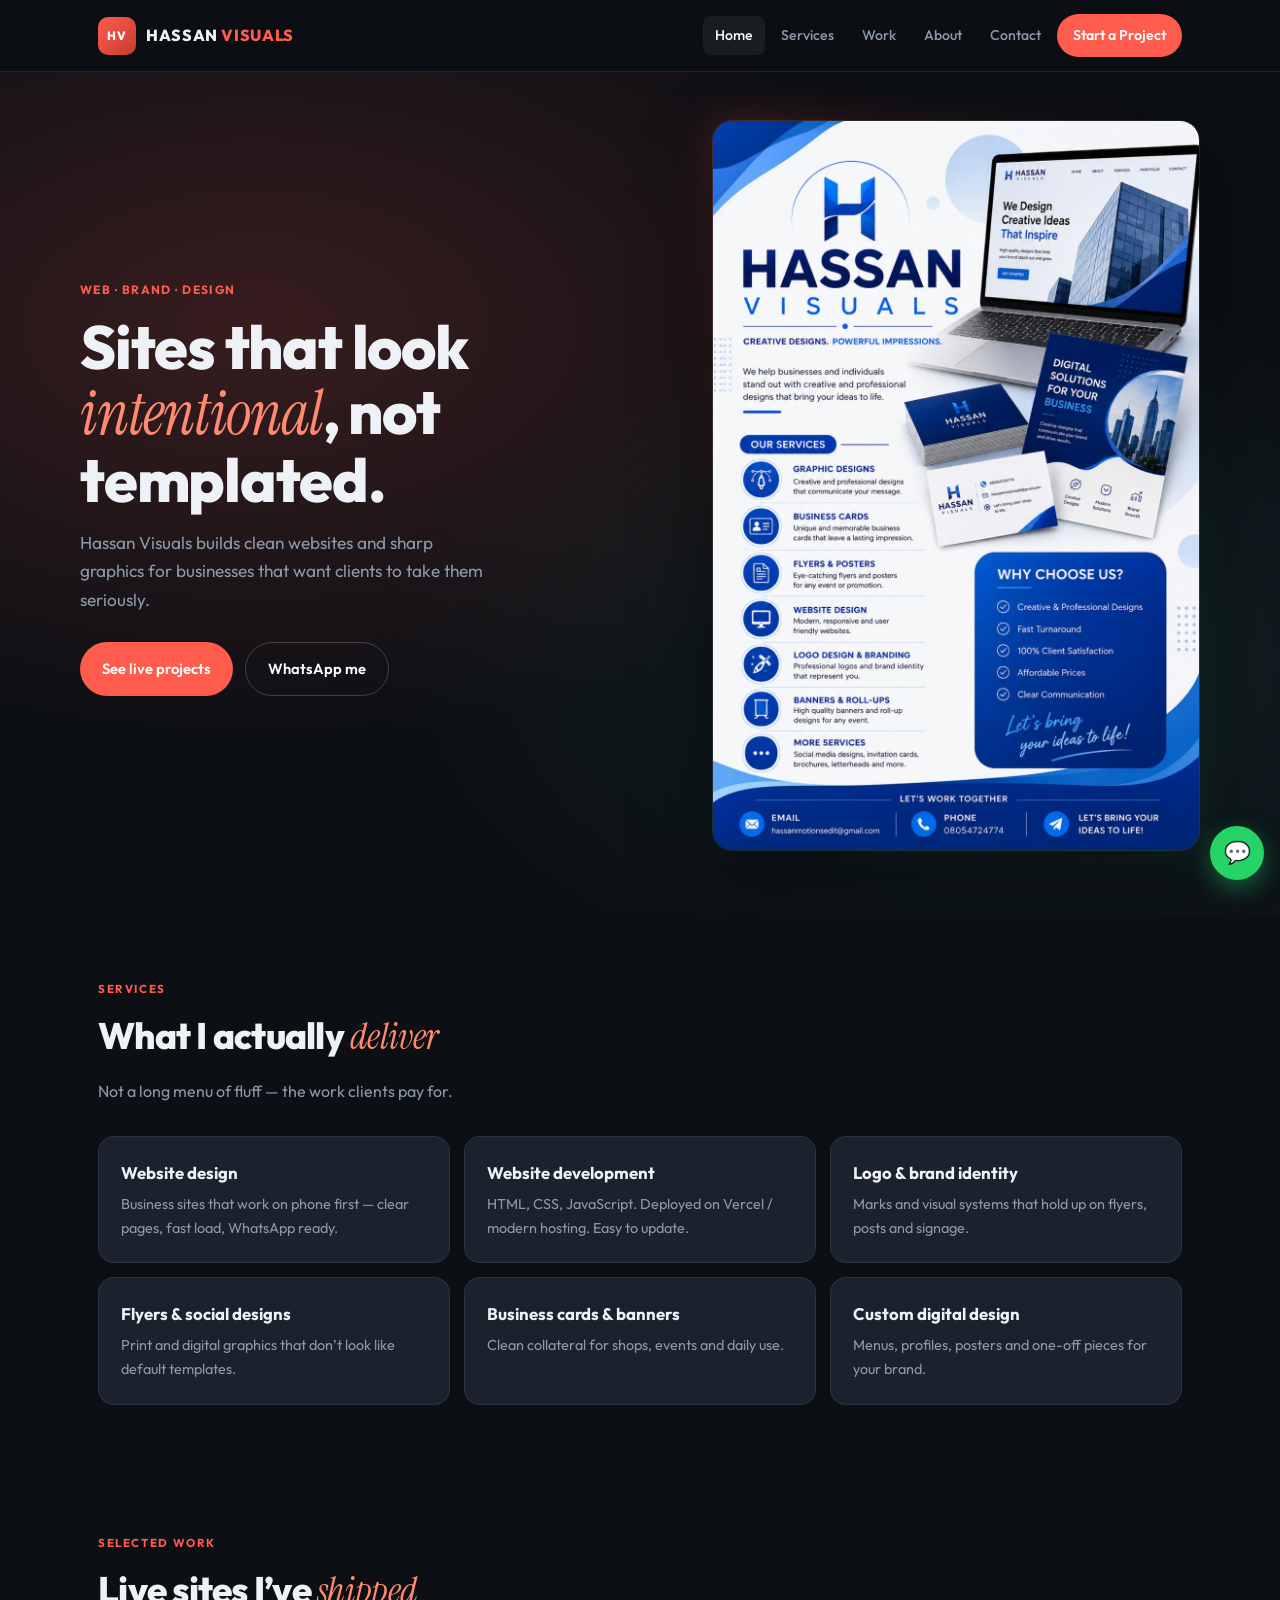
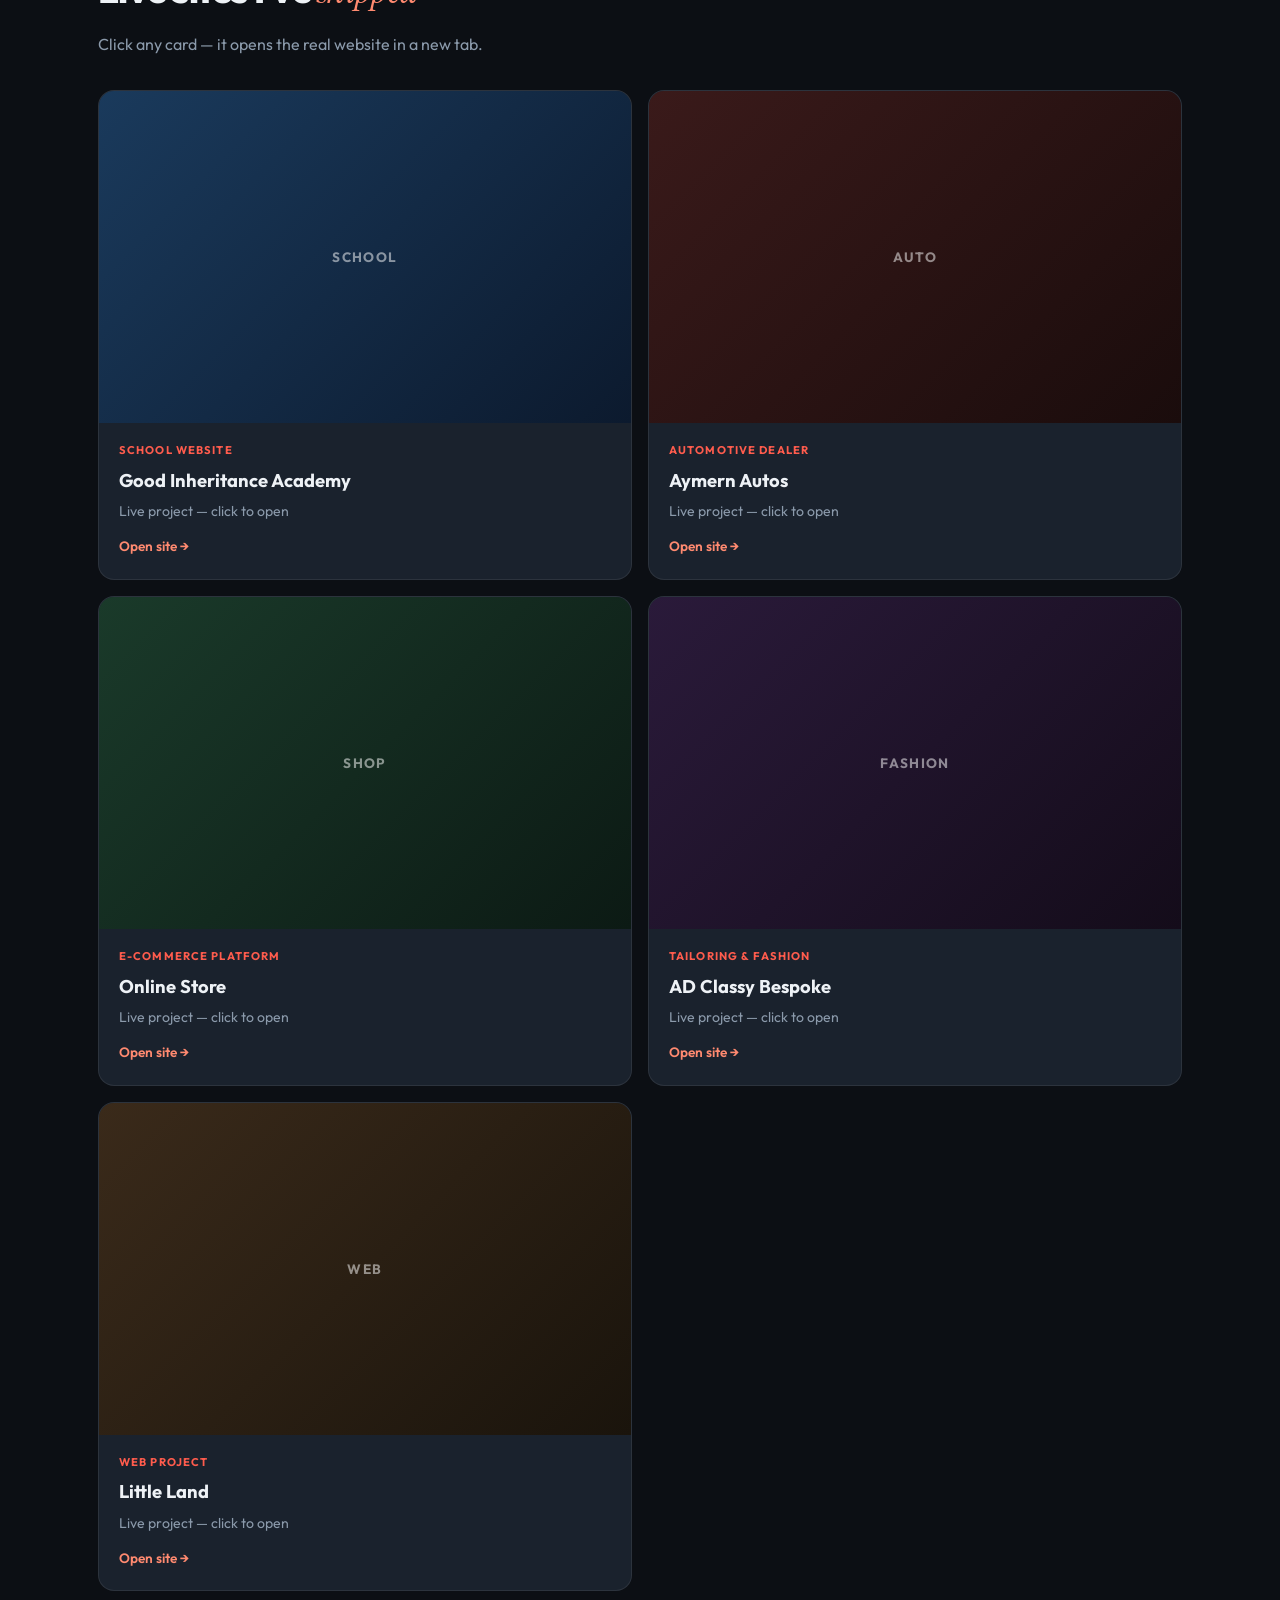
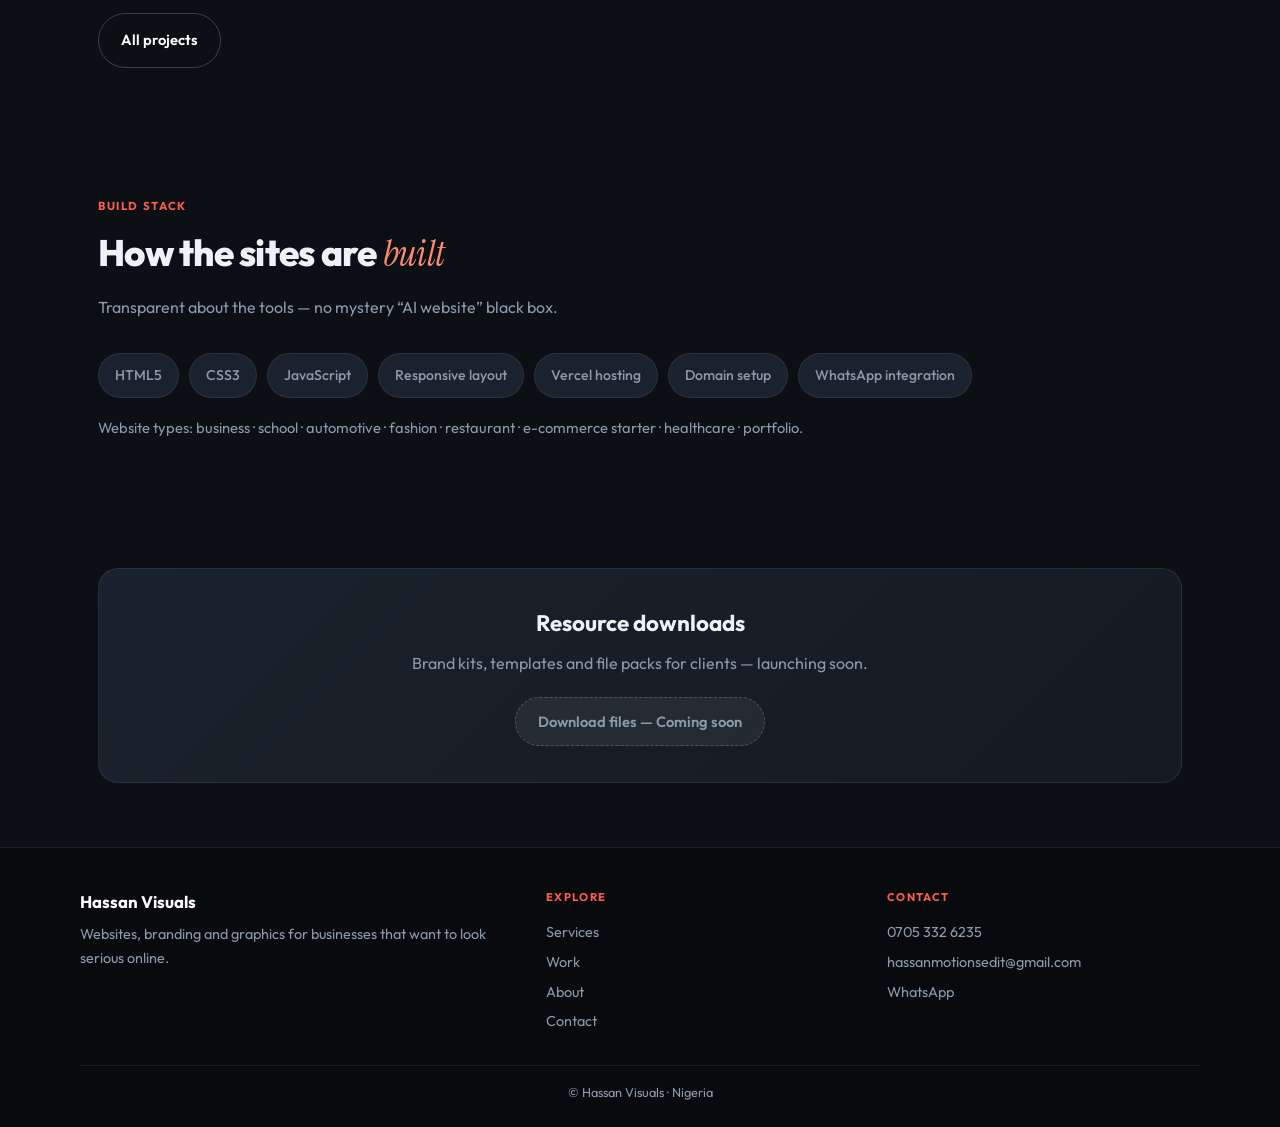
<file: index.html>
<!DOCTYPE html>
<html lang="en">
<head>
<meta charset="UTF-8">
<meta name="viewport" content="width=device-width, initial-scale=1.0">
<meta name="description" content="Hassan Visuals — websites, branding and graphic design for businesses in Nigeria.">
<meta name="google-site-verification" content="3lC0XQbS8C72iPKMv3j_2i5n11M15iIiSpZZYS2M570" />
<title>Hassan Visuals | Websites &amp; Design that work</title>
<link rel="stylesheet" href="styles.css">
</head>
<body>
<div class="page-loader" id="pageLoader"><div class="loader-brand">HASSAN <span>VISUALS</span></div><div class="loader-bar"><i></i></div></div>
<header class="header"><div class="nav">
<a href="index.html" class="logo"><div class="logo-mark">HV</div><div>HASSAN <span>VISUALS</span></div></a>
<nav class="nav-links"><a href="index.html" class="active">Home</a><a href="services.html" class="">Services</a><a href="work.html" class="">Work</a><a href="about.html" class="">About</a><a href="contact.html" class="">Contact</a><a class="nav-cta" href="https://wa.me/2347053326235?text=Hi%20Hassan%20Visuals%2C%20I%20want%20a%20website" target="_blank" rel="noopener">Start a Project</a></nav>
<button class="hamburger" id="menuBtn" type="button" aria-label="Menu"><span></span><span></span><span></span></button>
</div><div class="mobile-menu" id="mobileMenu"><a href="index.html">Home</a><a href="services.html">Services</a><a href="work.html">Work</a><a href="about.html">About</a><a href="contact.html">Contact</a><a href="https://wa.me/2347053326235?text=Hi%20Hassan%20Visuals%2C%20I%20want%20a%20website" target="_blank" rel="noopener">Start a Project</a></div></header>
<section class="hero">
<div class="hero-bg" aria-hidden="true"></div>
<div class="hero-inner">
<div>
<div class="eyebrow">Web · Brand · Design</div>
<h1>Sites that look <em>intentional</em>, not templated.</h1>
<p class="lead">Hassan Visuals builds clean websites and sharp graphics for businesses that want clients to take them seriously.</p>
<div class="hero-actions">
<a class="btn btn-coral" href="work.html">See live projects</a>
<a class="btn btn-ghost" href="https://wa.me/2347053326235?text=Hi%20Hassan%20Visuals%2C%20I%20want%20a%20website" target="_blank" rel="noopener">WhatsApp me</a>
</div>
</div>
<div class="hero-visual">
<img src="hassan-promo.png" alt="Hassan Visuals work">
</div>
</div>
</section>

<section class="section reveal">
<div class="section-label">Services</div>
<h2>What I actually <em>deliver</em></h2>
<p class="sub">Not a long menu of fluff — the work clients pay for.</p>
<div class="svc-grid">
<div class="svc-card"><h3>Website design</h3><p>Business sites that work on phone first — clear pages, fast load, WhatsApp ready.</p></div>
<div class="svc-card"><h3>Website development</h3><p>HTML, CSS, JavaScript. Deployed on Vercel / modern hosting. Easy to update.</p></div>
<div class="svc-card"><h3>Logo &amp; brand identity</h3><p>Marks and visual systems that hold up on flyers, posts and signage.</p></div>
<div class="svc-card"><h3>Flyers &amp; social designs</h3><p>Print and digital graphics that don’t look like default templates.</p></div>
<div class="svc-card"><h3>Business cards &amp; banners</h3><p>Clean collateral for shops, events and daily use.</p></div>
<div class="svc-card"><h3>Custom digital design</h3><p>Menus, profiles, posters and one-off pieces for your brand.</p></div>
</div>
</section>

<section class="section reveal">
<div class="section-label">Selected work</div>
<h2>Live sites I’ve <em>shipped</em></h2>
<p class="sub">Click any card — it opens the real website in a new tab.</p>
<div class="proj-grid"><a class="proj-card reveal" href="https://good-inheritance-academy-kosofe.vercel.app" target="_blank" rel="noopener">
<div class="proj-thumb t1"><span>SCHOOL</span></div>
<div class="proj-body"><div class="tag">School website</div><h3>Good Inheritance Academy</h3><p>Live project — click to open</p><div class="open">Open site →</div></div></a><a class="proj-card reveal" href="https://aymern-autoss.vercel.app" target="_blank" rel="noopener">
<div class="proj-thumb t2"><span>AUTO</span></div>
<div class="proj-body"><div class="tag">Automotive dealer</div><h3>Aymern Autos</h3><p>Live project — click to open</p><div class="open">Open site →</div></div></a><a class="proj-card reveal" href="https://onlinestore-opal-ten.vercel.app/admin/categories" target="_blank" rel="noopener">
<div class="proj-thumb t3"><span>SHOP</span></div>
<div class="proj-body"><div class="tag">E-commerce platform</div><h3>Online Store</h3><p>Live project — click to open</p><div class="open">Open site →</div></div></a><a class="proj-card reveal" href="https://ad-classy-bespoke-tailoring.vercel.app" target="_blank" rel="noopener">
<div class="proj-thumb t4"><span>FASHION</span></div>
<div class="proj-body"><div class="tag">Tailoring & fashion</div><h3>AD Classy Bespoke</h3><p>Live project — click to open</p><div class="open">Open site →</div></div></a><a class="proj-card reveal" href="http://little-land-2f320.firebasestorage.app" target="_blank" rel="noopener">
<div class="proj-thumb t5"><span>WEB</span></div>
<div class="proj-body"><div class="tag">Web project</div><h3>Little Land</h3><p>Live project — click to open</p><div class="open">Open site →</div></div></a></div>
<p style="margin-top:22px;"><a class="btn btn-ghost" href="work.html">All projects</a></p>
</section>

<section class="section reveal">
<div class="section-label">Build stack</div>
<h2>How the sites are <em>built</em></h2>
<p class="sub">Transparent about the tools — no mystery “AI website” black box.</p>
<div class="tech-row">
<span class="tech-pill">HTML5</span>
<span class="tech-pill">CSS3</span>
<span class="tech-pill">JavaScript</span>
<span class="tech-pill">Responsive layout</span>
<span class="tech-pill">Vercel hosting</span>
<span class="tech-pill">Domain setup</span>
<span class="tech-pill">WhatsApp integration</span>
</div>
<p style="margin-top:18px;color:var(--muted);font-size:.92rem;">Website types: business · school · automotive · fashion · restaurant · e-commerce starter · healthcare · portfolio.</p>
</section>

<section class="section reveal">
<div class="download-box">
<h3>Resource downloads</h3>
<p>Brand kits, templates and file packs for clients — launching soon.</p>
<button type="button" class="btn btn-soon" id="soonBtn">Download files — Coming soon</button>
</div>
</section>

<footer class="footer"><div class="footer-inner">
<div><strong>Hassan Visuals</strong><p>Websites, branding and graphics for businesses that want to look serious online.</p></div>
<div><h4>Explore</h4><a href="services.html">Services</a><a href="work.html">Work</a><a href="about.html">About</a><a href="contact.html">Contact</a></div>
<div><h4>Contact</h4><a href="tel:+2347053326235">0705 332 6235</a><a href="mailto:hassanmotionsedit@gmail.com">hassanmotionsedit@gmail.com</a><a href="https://wa.me/2347053326235" target="_blank" rel="noopener">WhatsApp</a></div>
</div><div class="footer-bottom">© Hassan Visuals · Nigeria</div></footer>
<a class="wa-float" href="https://wa.me/2347053326235?text=Hi%20Hassan%20Visuals" target="_blank" rel="noopener" aria-label="WhatsApp">💬</a>
<script src="script.js"></script>
</body></html>
</file>
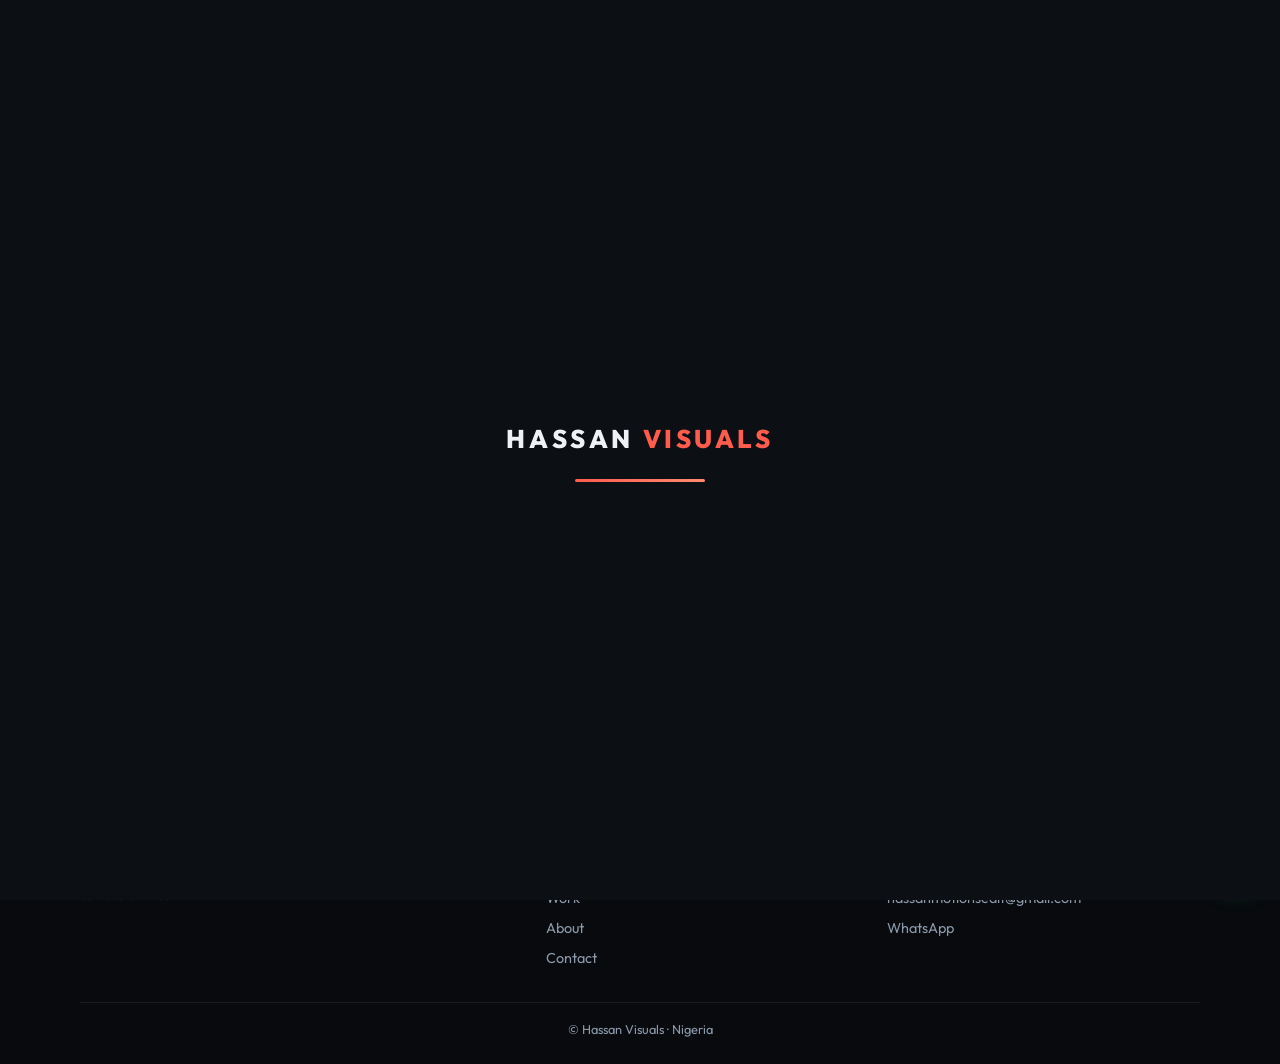
<file: about.html>
<!DOCTYPE html>
<html lang="en">
<head>
<meta charset="UTF-8">
<meta name="viewport" content="width=device-width, initial-scale=1.0">
<title>About — Hassan Visuals</title>
<link rel="stylesheet" href="styles.css">
</head>
<body>
<div class="page-loader" id="pageLoader"><div class="loader-brand">HASSAN <span>VISUALS</span></div><div class="loader-bar"><i></i></div></div>
<header class="header"><div class="nav">
<a href="index.html" class="logo"><div class="logo-mark">HV</div><div>HASSAN <span>VISUALS</span></div></a>
<nav class="nav-links"><a href="index.html" class="">Home</a><a href="services.html" class="">Services</a><a href="work.html" class="">Work</a><a href="about.html" class="active">About</a><a href="contact.html" class="">Contact</a><a class="nav-cta" href="https://wa.me/2347053326235?text=Hi%20Hassan%20Visuals%2C%20I%20want%20a%20website" target="_blank" rel="noopener">Start a Project</a></nav>
<button class="hamburger" id="menuBtn" type="button" aria-label="Menu"><span></span><span></span><span></span></button>
</div><div class="mobile-menu" id="mobileMenu"><a href="index.html">Home</a><a href="services.html">Services</a><a href="work.html">Work</a><a href="about.html">About</a><a href="contact.html">Contact</a><a href="https://wa.me/2347053326235?text=Hi%20Hassan%20Visuals%2C%20I%20want%20a%20website" target="_blank" rel="noopener">Start a Project</a></div></header>
<div class="page-hero reveal"><h1>About Hassan Visuals</h1><p>Design and web from Nigeria</p></div>
<section class="section">
<div class="about-grid reveal">
<img src="logo-main.png" alt="Hassan Visuals">
<div>
<div class="section-label">Approach</div>
<h2>Clear work. No filler.</h2>
<p>Hassan Visuals helps businesses show up online with websites and graphics that feel deliberate — not like a random template.</p>
<p>I focus on layout, readability on phone, and clear next steps (usually WhatsApp or call).</p>
<p>Whether it’s a school, car dealer, tailor, shop or clinic, the goal is the same: look credible and make contact easy.</p>
<a class="btn btn-coral" href="https://wa.me/2347053326235?text=Hi%20Hassan%20Visuals" target="_blank" rel="noopener" style="margin-top:12px;">Talk on WhatsApp</a>
</div>
</div>
</section>
<footer class="footer"><div class="footer-inner">
<div><strong>Hassan Visuals</strong><p>Websites, branding and graphics for businesses that want to look serious online.</p></div>
<div><h4>Explore</h4><a href="services.html">Services</a><a href="work.html">Work</a><a href="about.html">About</a><a href="contact.html">Contact</a></div>
<div><h4>Contact</h4><a href="tel:+2347053326235">0705 332 6235</a><a href="mailto:hassanmotionsedit@gmail.com">hassanmotionsedit@gmail.com</a><a href="https://wa.me/2347053326235" target="_blank" rel="noopener">WhatsApp</a></div>
</div><div class="footer-bottom">© Hassan Visuals · Nigeria</div></footer>
<a class="wa-float" href="https://wa.me/2347053326235?text=Hi%20Hassan%20Visuals" target="_blank" rel="noopener" aria-label="WhatsApp">💬</a>
<script src="script.js"></script>
</body></html>
</file>
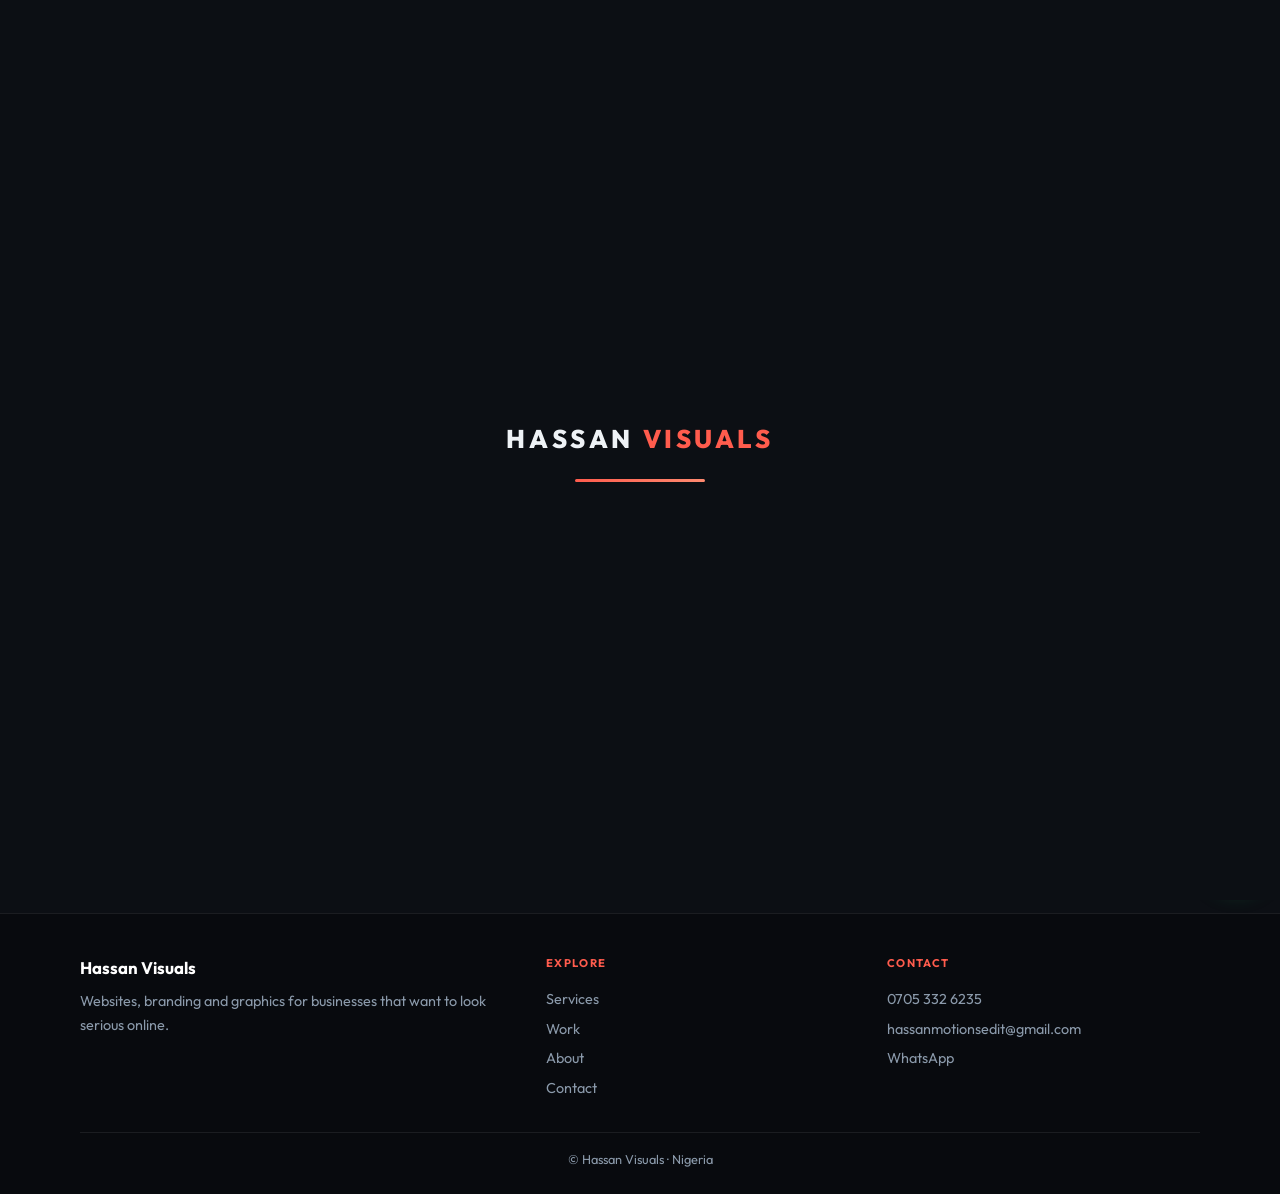
<file: contact.html>
<!DOCTYPE html>
<html lang="en">
<head>
<meta charset="UTF-8">
<meta name="viewport" content="width=device-width, initial-scale=1.0">
<title>Contact — Hassan Visuals</title>
<link rel="stylesheet" href="styles.css">
</head>
<body>
<div class="page-loader" id="pageLoader"><div class="loader-brand">HASSAN <span>VISUALS</span></div><div class="loader-bar"><i></i></div></div>
<header class="header"><div class="nav">
<a href="index.html" class="logo"><div class="logo-mark">HV</div><div>HASSAN <span>VISUALS</span></div></a>
<nav class="nav-links"><a href="index.html" class="">Home</a><a href="services.html" class="">Services</a><a href="work.html" class="">Work</a><a href="about.html" class="">About</a><a href="contact.html" class="active">Contact</a><a class="nav-cta" href="https://wa.me/2347053326235?text=Hi%20Hassan%20Visuals%2C%20I%20want%20a%20website" target="_blank" rel="noopener">Start a Project</a></nav>
<button class="hamburger" id="menuBtn" type="button" aria-label="Menu"><span></span><span></span><span></span></button>
</div><div class="mobile-menu" id="mobileMenu"><a href="index.html">Home</a><a href="services.html">Services</a><a href="work.html">Work</a><a href="about.html">About</a><a href="contact.html">Contact</a><a href="https://wa.me/2347053326235?text=Hi%20Hassan%20Visuals%2C%20I%20want%20a%20website" target="_blank" rel="noopener">Start a Project</a></div></header>
<div class="page-hero reveal"><h1>Start a project</h1><p>WhatsApp or email — Nigeria</p></div>
<section class="section">
<div class="contact-grid reveal">
<div class="contact-card">
<h2>Contact</h2>
<div class="info-row"><strong>WhatsApp</strong><a href="https://wa.me/2347053326235" target="_blank" rel="noopener">0705 332 6235</a></div>
<div class="info-row"><strong>Phone</strong><a href="tel:+2348054724774">0805 472 4774</a></div>
<div class="info-row"><strong>Email</strong><a href="mailto:hassanmotionsedit@gmail.com">hassanmotionsedit@gmail.com</a></div>
<div class="info-row"><strong>Location</strong><span>Nigeria</span></div>
<div class="contact-actions">
<a class="btn btn-coral" href="https://wa.me/2347053326235?text=Hi%20Hassan%20Visuals%2C%20I%20want%20to%20start%20a%20project" target="_blank" rel="noopener">Chat on WhatsApp</a>
<a class="btn btn-ghost" href="mailto:hassanmotionsedit@gmail.com">Send email</a>
</div>
</div>
<div class="contact-card">
<h2>What to include</h2>
<div class="info-row"><strong>Useful details</strong><span>Business name, what you sell, and any example sites you like.</span></div>
<div class="info-row"><strong>Response</strong><span>Usually same day on WhatsApp.</span></div>
<div class="info-row"><strong>Projects</strong><span>Websites, logos, flyers, full brand sets.</span></div>
</div>
</div>
</section>
<footer class="footer"><div class="footer-inner">
<div><strong>Hassan Visuals</strong><p>Websites, branding and graphics for businesses that want to look serious online.</p></div>
<div><h4>Explore</h4><a href="services.html">Services</a><a href="work.html">Work</a><a href="about.html">About</a><a href="contact.html">Contact</a></div>
<div><h4>Contact</h4><a href="tel:+2347053326235">0705 332 6235</a><a href="mailto:hassanmotionsedit@gmail.com">hassanmotionsedit@gmail.com</a><a href="https://wa.me/2347053326235" target="_blank" rel="noopener">WhatsApp</a></div>
</div><div class="footer-bottom">© Hassan Visuals · Nigeria</div></footer>
<a class="wa-float" href="https://wa.me/2347053326235?text=Hi%20Hassan%20Visuals" target="_blank" rel="noopener" aria-label="WhatsApp">💬</a>
<script src="script.js"></script>
</body></html>
</file>
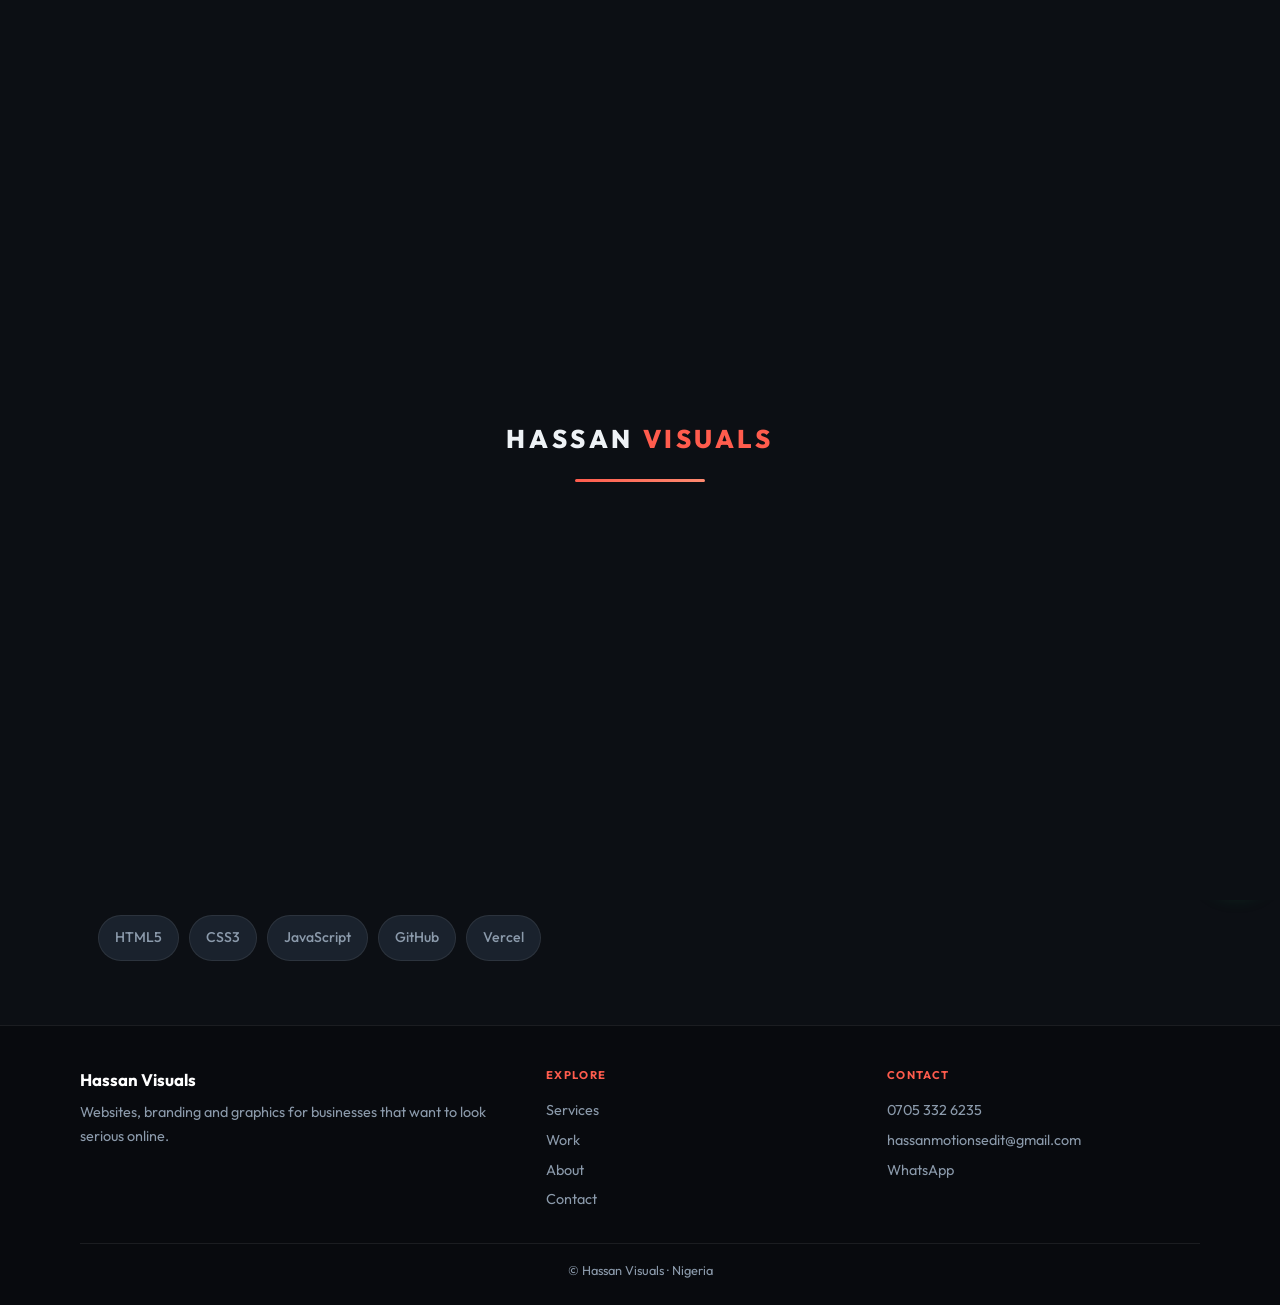
<file: services.html>
<!DOCTYPE html>
<html lang="en">
<head>
<meta charset="UTF-8">
<meta name="viewport" content="width=device-width, initial-scale=1.0">
<title>Services — Hassan Visuals</title>
<link rel="stylesheet" href="styles.css">
</head>
<body>
<div class="page-loader" id="pageLoader"><div class="loader-brand">HASSAN <span>VISUALS</span></div><div class="loader-bar"><i></i></div></div>
<header class="header"><div class="nav">
<a href="index.html" class="logo"><div class="logo-mark">HV</div><div>HASSAN <span>VISUALS</span></div></a>
<nav class="nav-links"><a href="index.html" class="">Home</a><a href="services.html" class="active">Services</a><a href="work.html" class="">Work</a><a href="about.html" class="">About</a><a href="contact.html" class="">Contact</a><a class="nav-cta" href="https://wa.me/2347053326235?text=Hi%20Hassan%20Visuals%2C%20I%20want%20a%20website" target="_blank" rel="noopener">Start a Project</a></nav>
<button class="hamburger" id="menuBtn" type="button" aria-label="Menu"><span></span><span></span><span></span></button>
</div><div class="mobile-menu" id="mobileMenu"><a href="index.html">Home</a><a href="services.html">Services</a><a href="work.html">Work</a><a href="about.html">About</a><a href="contact.html">Contact</a><a href="https://wa.me/2347053326235?text=Hi%20Hassan%20Visuals%2C%20I%20want%20a%20website" target="_blank" rel="noopener">Start a Project</a></div></header>
<div class="page-hero reveal"><h1>Services</h1><p>Design and web for real businesses</p></div>
<section class="section reveal">
<div class="svc-grid">
<div class="svc-card"><h3>Website design</h3><p>Structure, layout and visuals planned for mobile users first.</p></div>
<div class="svc-card"><h3>Website development</h3><p>Clean HTML, CSS and JavaScript. Hosted and connected to your domain when needed.</p></div>
<div class="svc-card"><h3>Logo &amp; brand identity</h3><p>Logo systems, colours and type that stay consistent.</p></div>
<div class="svc-card"><h3>Flyers &amp; advertisements</h3><p>Promo designs for print and digital campaigns.</p></div>
<div class="svc-card"><h3>Social media designs</h3><p>Posts and covers matched to your brand.</p></div>
<div class="svc-card"><h3>Business cards</h3><p>Simple, readable cards that look premium.</p></div>
<div class="svc-card"><h3>Banners &amp; roll-ups</h3><p>Event and storefront visuals.</p></div>
<div class="svc-card"><h3>Company profiles</h3><p>Document-style brand presentations.</p></div>
<div class="svc-card"><h3>Custom digital design</h3><p>Whatever your business needs next.</p></div>
</div>
</section>
<section class="section reveal">
<div class="section-label">Stack</div>
<h2>Languages &amp; tools</h2>
<div class="tech-row" style="margin-top:16px;">
<span class="tech-pill">HTML5</span><span class="tech-pill">CSS3</span><span class="tech-pill">JavaScript</span>
<span class="tech-pill">GitHub</span><span class="tech-pill">Vercel</span>
</div>
</section>
<footer class="footer"><div class="footer-inner">
<div><strong>Hassan Visuals</strong><p>Websites, branding and graphics for businesses that want to look serious online.</p></div>
<div><h4>Explore</h4><a href="services.html">Services</a><a href="work.html">Work</a><a href="about.html">About</a><a href="contact.html">Contact</a></div>
<div><h4>Contact</h4><a href="tel:+2347053326235">0705 332 6235</a><a href="mailto:hassanmotionsedit@gmail.com">hassanmotionsedit@gmail.com</a><a href="https://wa.me/2347053326235" target="_blank" rel="noopener">WhatsApp</a></div>
</div><div class="footer-bottom">© Hassan Visuals · Nigeria</div></footer>
<a class="wa-float" href="https://wa.me/2347053326235?text=Hi%20Hassan%20Visuals" target="_blank" rel="noopener" aria-label="WhatsApp">💬</a>
<script src="script.js"></script>
</body></html>
</file>
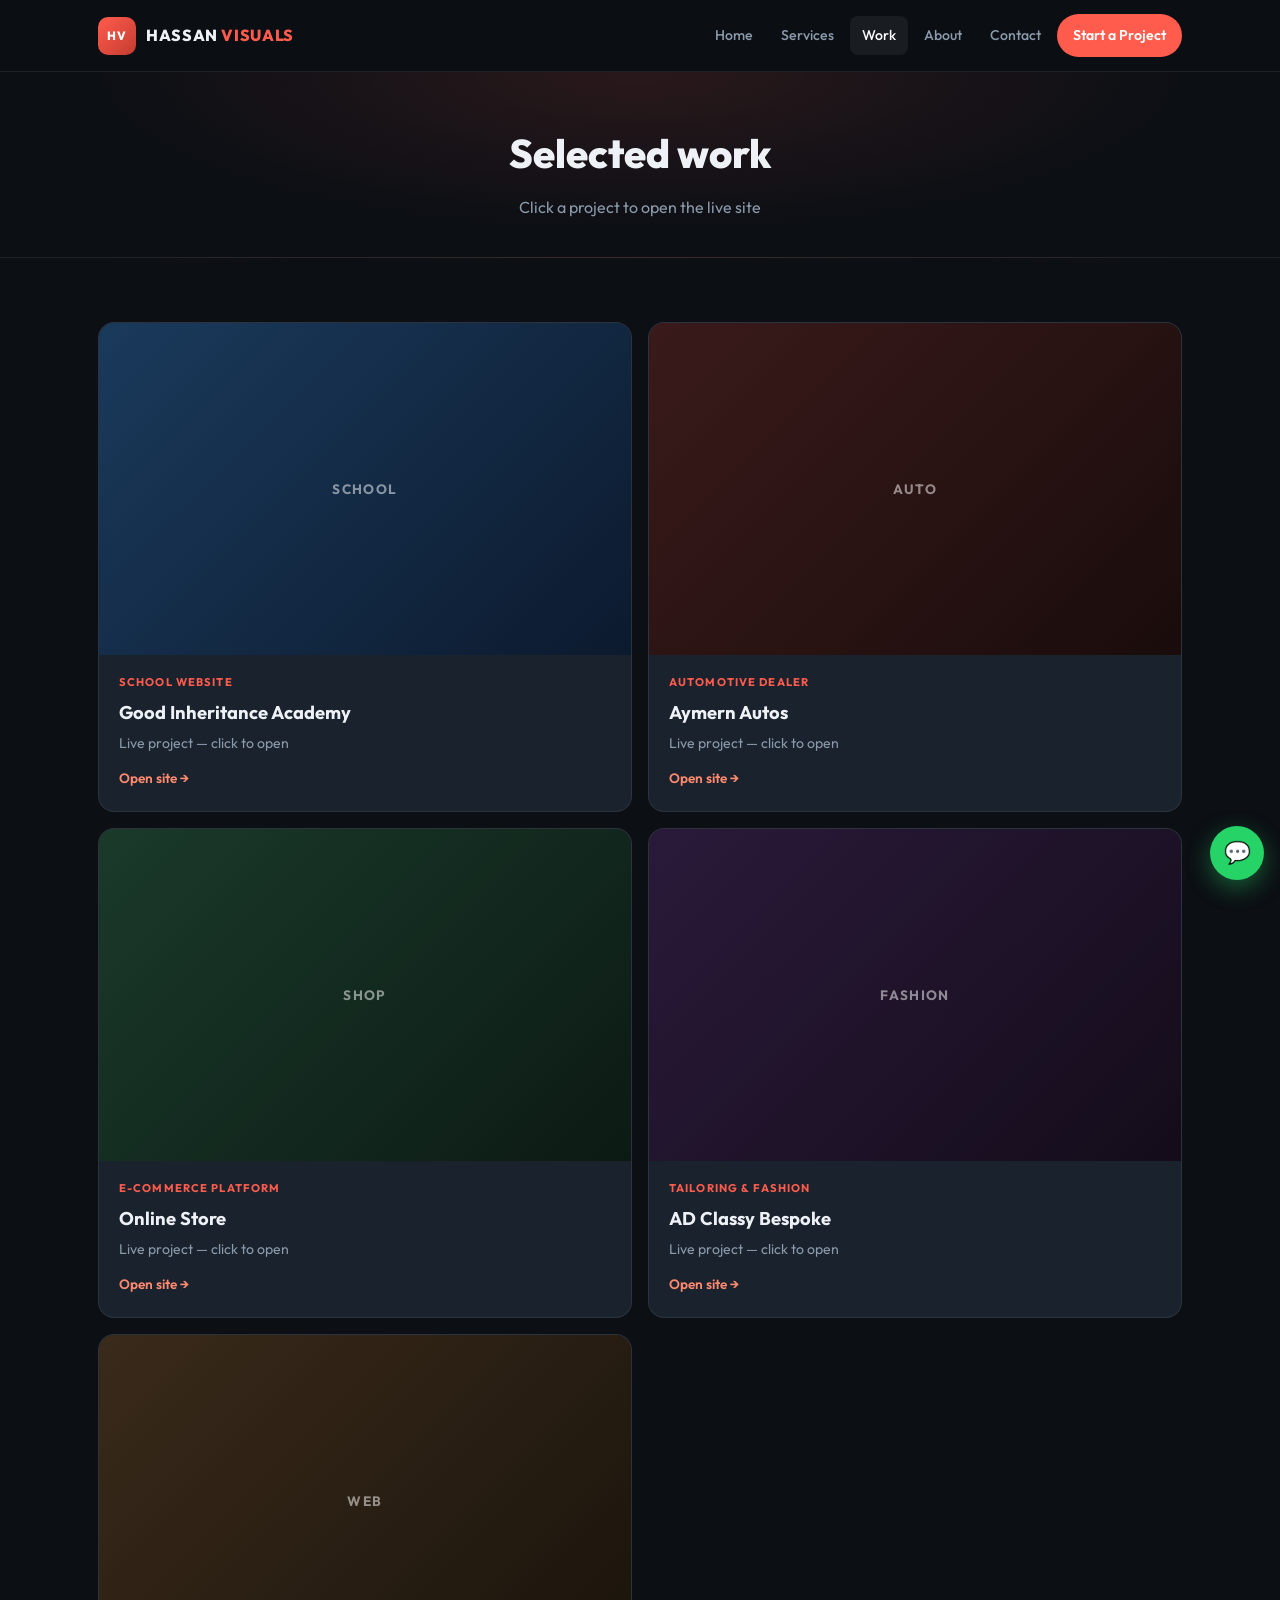
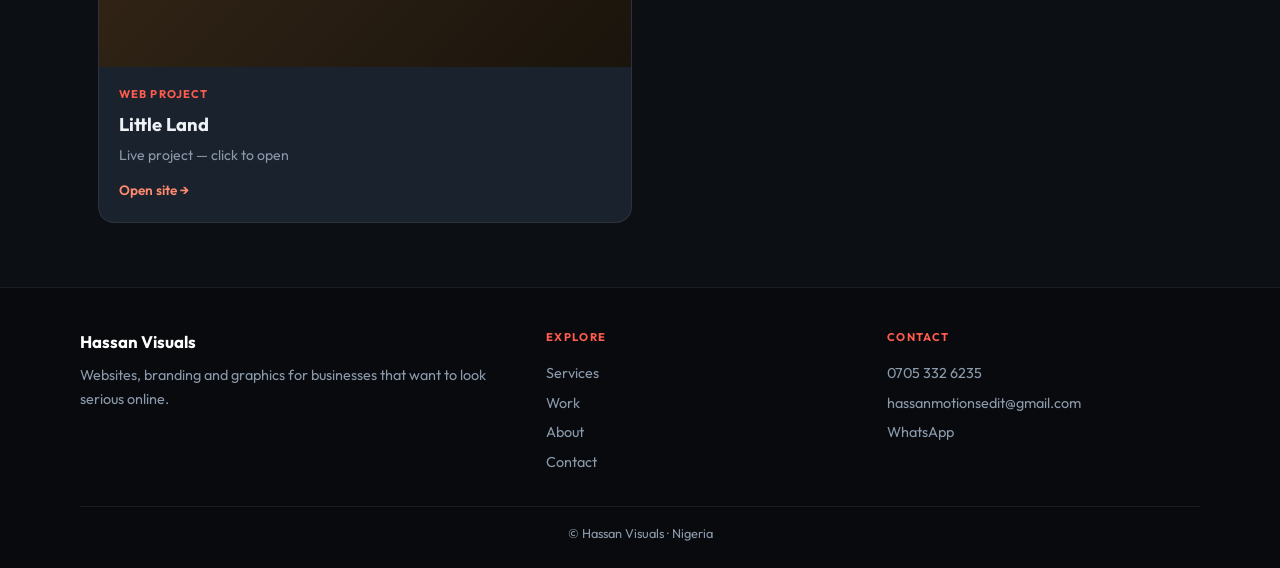
<file: work.html>
<!DOCTYPE html>
<html lang="en">
<head>
<meta charset="UTF-8">
<meta name="viewport" content="width=device-width, initial-scale=1.0">
<title>Work — Hassan Visuals</title>
<link rel="stylesheet" href="styles.css">
</head>
<body>
<div class="page-loader" id="pageLoader"><div class="loader-brand">HASSAN <span>VISUALS</span></div><div class="loader-bar"><i></i></div></div>
<header class="header"><div class="nav">
<a href="index.html" class="logo"><div class="logo-mark">HV</div><div>HASSAN <span>VISUALS</span></div></a>
<nav class="nav-links"><a href="index.html" class="">Home</a><a href="services.html" class="">Services</a><a href="work.html" class="active">Work</a><a href="about.html" class="">About</a><a href="contact.html" class="">Contact</a><a class="nav-cta" href="https://wa.me/2347053326235?text=Hi%20Hassan%20Visuals%2C%20I%20want%20a%20website" target="_blank" rel="noopener">Start a Project</a></nav>
<button class="hamburger" id="menuBtn" type="button" aria-label="Menu"><span></span><span></span><span></span></button>
</div><div class="mobile-menu" id="mobileMenu"><a href="index.html">Home</a><a href="services.html">Services</a><a href="work.html">Work</a><a href="about.html">About</a><a href="contact.html">Contact</a><a href="https://wa.me/2347053326235?text=Hi%20Hassan%20Visuals%2C%20I%20want%20a%20website" target="_blank" rel="noopener">Start a Project</a></div></header>
<div class="page-hero reveal"><h1>Selected work</h1><p>Click a project to open the live site</p></div>
<section class="section">
<div class="proj-grid"><a class="proj-card reveal" href="https://good-inheritance-academy-kosofe.vercel.app" target="_blank" rel="noopener">
<div class="proj-thumb t1"><span>SCHOOL</span></div>
<div class="proj-body"><div class="tag">School website</div><h3>Good Inheritance Academy</h3><p>Live project — click to open</p><div class="open">Open site →</div></div></a><a class="proj-card reveal" href="https://aymern-autoss.vercel.app" target="_blank" rel="noopener">
<div class="proj-thumb t2"><span>AUTO</span></div>
<div class="proj-body"><div class="tag">Automotive dealer</div><h3>Aymern Autos</h3><p>Live project — click to open</p><div class="open">Open site →</div></div></a><a class="proj-card reveal" href="https://onlinestore-opal-ten.vercel.app/admin/categories" target="_blank" rel="noopener">
<div class="proj-thumb t3"><span>SHOP</span></div>
<div class="proj-body"><div class="tag">E-commerce platform</div><h3>Online Store</h3><p>Live project — click to open</p><div class="open">Open site →</div></div></a><a class="proj-card reveal" href="https://ad-classy-bespoke-tailoring.vercel.app" target="_blank" rel="noopener">
<div class="proj-thumb t4"><span>FASHION</span></div>
<div class="proj-body"><div class="tag">Tailoring & fashion</div><h3>AD Classy Bespoke</h3><p>Live project — click to open</p><div class="open">Open site →</div></div></a><a class="proj-card reveal" href="http://little-land-2f320.firebasestorage.app" target="_blank" rel="noopener">
<div class="proj-thumb t5"><span>WEB</span></div>
<div class="proj-body"><div class="tag">Web project</div><h3>Little Land</h3><p>Live project — click to open</p><div class="open">Open site →</div></div></a></div>
</section>
<footer class="footer"><div class="footer-inner">
<div><strong>Hassan Visuals</strong><p>Websites, branding and graphics for businesses that want to look serious online.</p></div>
<div><h4>Explore</h4><a href="services.html">Services</a><a href="work.html">Work</a><a href="about.html">About</a><a href="contact.html">Contact</a></div>
<div><h4>Contact</h4><a href="tel:+2347053326235">0705 332 6235</a><a href="mailto:hassanmotionsedit@gmail.com">hassanmotionsedit@gmail.com</a><a href="https://wa.me/2347053326235" target="_blank" rel="noopener">WhatsApp</a></div>
</div><div class="footer-bottom">© Hassan Visuals · Nigeria</div></footer>
<a class="wa-float" href="https://wa.me/2347053326235?text=Hi%20Hassan%20Visuals" target="_blank" rel="noopener" aria-label="WhatsApp">💬</a>
<script src="script.js"></script>
</body></html>
</file>
<file: styles.css>
@import url('https://fonts.googleapis.com/css2?family=Outfit:wght@400;500;600;700;800&family=Instrument+Serif:ital@0;1&display=swap');
:root {
  --ink: #0c0f14;
  --ink2: #141a22;
  --card: #1a222d;
  --line: rgba(255,255,255,0.08);
  --text: #eef2f6;
  --muted: #8b9aab;
  --coral: #ff5c4d;
  --coral2: #ff8a70;
  --mint: #3dc8b4;
  --cream: #f4efe6;
  --radius: 16px;
}
* { margin: 0; padding: 0; box-sizing: border-box; }
html { scroll-behavior: smooth; }
body {
  font-family: Outfit, system-ui, sans-serif;
  background: var(--ink);
  color: var(--text);
  line-height: 1.65;
  overflow-x: hidden;
}
img { max-width: 100%; display: block; }
a { text-decoration: none; color: inherit; }

/* LOADER */
.page-loader {
  position: fixed; inset: 0; z-index: 9999;
  background: var(--ink);
  display: flex; flex-direction: column; align-items: center; justify-content: center;
  transition: opacity .7s, visibility .7s;
}
.page-loader.done { opacity: 0; visibility: hidden; pointer-events: none; }
.loader-brand {
  font-weight: 800; font-size: 1.6rem; letter-spacing: .14em;
  animation: pulse 1.1s ease infinite alternate;
}
.loader-brand span { color: var(--coral); }
.loader-bar {
  width: 130px; height: 3px; margin-top: 18px;
  background: rgba(255,255,255,.08); border-radius: 99px; overflow: hidden;
}
.loader-bar i {
  display: block; height: 100%; width: 0;
  background: linear-gradient(90deg, var(--coral), var(--coral2));
  animation: bar 1.35s ease forwards;
}
@keyframes pulse { from { opacity: .65; transform: scale(.97); } to { opacity: 1; transform: scale(1.03); } }
@keyframes bar { to { width: 100%; } }

/* NAV */
.header {
  position: sticky; top: 0; z-index: 100;
  background: rgba(12,15,20,.88);
  backdrop-filter: blur(16px);
  border-bottom: 1px solid var(--line);
  transition: box-shadow .3s;
}
.header.scrolled { box-shadow: 0 10px 40px rgba(0,0,0,.35); }
.nav {
  max-width: 1120px; margin: 0 auto; padding: 14px 18px;
  display: flex; align-items: center; justify-content: space-between; gap: 12px;
}
.logo {
  display: flex; align-items: center; gap: 10px;
  font-weight: 800; font-size: 1rem; letter-spacing: .04em;
}
.logo-mark {
  width: 38px; height: 38px; border-radius: 10px;
  background: linear-gradient(135deg, var(--coral), #c43c30);
  display: flex; align-items: center; justify-content: center;
  font-size: .75rem; font-weight: 800; color: #fff;
}
.logo span { color: var(--coral); }
.nav-links { display: flex; align-items: center; gap: 4px; }
.nav-links a {
  padding: 8px 12px; border-radius: 8px;
  font-size: .88rem; font-weight: 500; color: var(--muted);
}
.nav-links a:hover, .nav-links a.active { color: #fff; background: rgba(255,255,255,.06); }
.nav-cta {
  background: var(--coral) !important; color: #fff !important;
  font-weight: 600 !important; padding: 10px 16px !important; border-radius: 999px !important;
}
.nav-cta:hover { filter: brightness(1.08); }
.hamburger {
  display: none; width: 44px; height: 44px;
  border: 1px solid var(--line); border-radius: 10px;
  background: rgba(255,255,255,.04); cursor: pointer;
  flex-direction: column; align-items: center; justify-content: center; gap: 5px;
}
.hamburger span {
  display: block; width: 18px; height: 2px;
  background: var(--coral); border-radius: 2px; transition: .25s;
}
.hamburger.open span:nth-child(1) { transform: translateY(7px) rotate(45deg); }
.hamburger.open span:nth-child(2) { opacity: 0; }
.hamburger.open span:nth-child(3) { transform: translateY(-7px) rotate(-45deg); }
.mobile-menu {
  display: none !important; flex-direction: column;
  background: var(--ink2); border-top: 1px solid var(--line);
  padding: 8px 16px 14px;
}
.mobile-menu.open { display: flex !important; }
.mobile-menu a {
  padding: 14px 10px; font-weight: 500; color: var(--text);
  border-bottom: 1px solid var(--line);
}
.mobile-menu a:last-child { border: none; color: var(--coral); font-weight: 600; }
@media (max-width: 880px) {
  .nav-links { display: none; }
  .hamburger { display: flex; }
}

/* HERO */
.hero {
  position: relative; min-height: 88vh;
  display: flex; align-items: center;
  padding: 48px 18px 64px;
  overflow: hidden;
}
.hero-bg {
  position: absolute; inset: 0;
  background:
    radial-gradient(ellipse at 20% 30%, rgba(255,92,77,.18), transparent 50%),
    radial-gradient(ellipse at 80% 70%, rgba(61,200,180,.1), transparent 45%),
    var(--ink);
  animation: glow 10s ease-in-out infinite alternate;
}
@keyframes glow { from { filter: brightness(1); } to { filter: brightness(1.08); } }
.hero-inner {
  position: relative; z-index: 2;
  max-width: 1120px; margin: 0 auto; width: 100%;
  display: grid; gap: 36px; align-items: center;
}
@media (min-width: 900px) {
  .hero-inner { grid-template-columns: 1.1fr .9fr; }
}
.eyebrow {
  display: inline-block; font-size: .75rem; font-weight: 700;
  letter-spacing: .12em; text-transform: uppercase;
  color: var(--coral); margin-bottom: 14px;
  opacity: 0; transform: translateY(30px);
  animation: up .8s cubic-bezier(.16,1,.3,1) .15s forwards;
}
.hero h1 {
  font-size: clamp(2.4rem, 6vw, 3.8rem);
  font-weight: 800; line-height: 1.08;
  letter-spacing: -.02em; margin-bottom: 16px;
  opacity: 0; transform: translateY(40px);
  animation: up .9s cubic-bezier(.16,1,.3,1) .28s forwards;
}
.hero h1 em {
  font-family: 'Instrument Serif', Georgia, serif;
  font-style: italic; font-weight: 400;
  color: var(--coral2);
}
.hero .lead {
  font-size: 1.08rem; color: var(--muted); max-width: 38ch; margin-bottom: 28px;
  opacity: 0; transform: translateY(30px);
  animation: up .9s cubic-bezier(.16,1,.3,1) .42s forwards;
}
.hero-actions {
  display: flex; flex-wrap: wrap; gap: 12px;
  opacity: 0; transform: translateY(30px);
  animation: up .9s cubic-bezier(.16,1,.3,1) .55s forwards;
}
@keyframes up { to { opacity: 1; transform: translateY(0); } }

.hero-visual {
  position: relative;
  opacity: 0; transform: scale(.94) translateY(20px);
  animation: up 1s cubic-bezier(.16,1,.3,1) .5s forwards;
}
.hero-visual img {
  width: 100%; border-radius: 20px;
  border: 1px solid var(--line);
  box-shadow: 0 30px 80px rgba(0,0,0,.45);
}
.hero-visual::after {
  content: '';
  position: absolute; inset: -2px; border-radius: 22px;
  background: linear-gradient(135deg, rgba(255,92,77,.4), transparent 40%, rgba(61,200,180,.25));
  z-index: -1; filter: blur(20px); opacity: .6;
}

.btn {
  display: inline-flex; align-items: center; justify-content: center; gap: 8px;
  padding: 14px 22px; border-radius: 999px;
  font-size: .92rem; font-weight: 600; border: none; cursor: pointer;
  font-family: inherit; transition: .25s;
}
.btn-coral {
  background: var(--coral); color: #fff;
  box-shadow: 0 0 0 0 rgba(255,92,77,.4);
  animation: pulseBtn 2.8s ease infinite;
  position: relative; overflow: hidden;
}
.btn-coral:hover { filter: brightness(1.08); transform: translateY(-2px); }
.btn-ghost {
  background: transparent; color: #fff;
  border: 1.5px solid rgba(255,255,255,.2);
}
.btn-ghost:hover { border-color: var(--coral); background: rgba(255,255,255,.04); }
@keyframes pulseBtn {
  0%,100% { box-shadow: 0 0 0 0 rgba(255,92,77,.35); }
  50% { box-shadow: 0 0 28px 2px rgba(255,92,77,.3); }
}

/* SECTIONS */
.section { max-width: 1120px; margin: 0 auto; padding: 64px 18px; }
.section-label {
  font-size: .72rem; font-weight: 700; letter-spacing: .14em;
  text-transform: uppercase; color: var(--coral); margin-bottom: 8px;
}
.section h2 {
  font-size: clamp(1.7rem, 3.5vw, 2.3rem); font-weight: 800;
  letter-spacing: -.02em; margin-bottom: 10px;
}
.section h2 em {
  font-family: 'Instrument Serif', Georgia, serif;
  font-style: italic; font-weight: 400; color: var(--coral2);
}
.section .sub { color: var(--muted); max-width: 46ch; margin-bottom: 32px; }

.reveal {
  opacity: 0; transform: translateY(50px);
  transition: opacity .85s cubic-bezier(.16,1,.3,1), transform .85s cubic-bezier(.16,1,.3,1);
}
.reveal.visible { opacity: 1; transform: translateY(0); }

/* SERVICES */
.svc-grid {
  display: grid; gap: 14px;
  grid-template-columns: 1fr;
}
@media (min-width: 600px) { .svc-grid { grid-template-columns: 1fr 1fr; } }
@media (min-width: 900px) { .svc-grid { grid-template-columns: 1fr 1fr 1fr; } }
.svc-card {
  background: var(--card); border: 1px solid var(--line);
  border-radius: var(--radius); padding: 22px;
  transition: transform .4s cubic-bezier(.16,1,.3,1), border-color .3s, box-shadow .4s;
}
.svc-card:hover {
  transform: translateY(-8px);
  border-color: rgba(255,92,77,.4);
  box-shadow: 0 20px 50px rgba(255,92,77,.12);
}
.svc-card h3 { font-size: 1.05rem; margin-bottom: 6px; }
.svc-card p { font-size: .9rem; color: var(--muted); }

/* PROJECTS */
.proj-grid {
  display: grid; gap: 16px;
  grid-template-columns: 1fr;
}
@media (min-width: 640px) { .proj-grid { grid-template-columns: 1fr 1fr; } }
.proj-card {
  display: block;
  background: var(--card); border: 1px solid var(--line);
  border-radius: var(--radius); overflow: hidden;
  transition: transform .4s cubic-bezier(.16,1,.3,1), border-color .3s, box-shadow .4s;
}
.proj-card:hover {
  transform: translateY(-8px) scale(1.01);
  border-color: rgba(255,92,77,.45);
  box-shadow: 0 24px 60px rgba(0,0,0,.35);
}
.proj-thumb {
  aspect-ratio: 16/10;
  background: linear-gradient(135deg, #1e293b, #0f172a);
  display: flex; align-items: center; justify-content: center;
  font-size: 2.5rem; font-weight: 800; color: rgba(255,255,255,.12);
  position: relative; overflow: hidden;
}
.proj-thumb span {
  position: relative; z-index: 1;
  font-size: .85rem; letter-spacing: .1em; text-transform: uppercase;
  color: rgba(255,255,255,.5); font-weight: 700;
}
.proj-thumb.t1 { background: linear-gradient(135deg, #1a3a5c, #0c1a2e); }
.proj-thumb.t2 { background: linear-gradient(135deg, #3a1a1a, #1a0c0c); }
.proj-thumb.t3 { background: linear-gradient(135deg, #1a3a2a, #0c1a14); }
.proj-thumb.t4 { background: linear-gradient(135deg, #2a1a3a, #140c1a); }
.proj-thumb.t5 { background: linear-gradient(135deg, #3a2a1a, #1a140c); }
.proj-body { padding: 18px 20px 20px; }
.proj-body .tag {
  font-size: .7rem; font-weight: 700; letter-spacing: .1em;
  text-transform: uppercase; color: var(--coral); margin-bottom: 6px;
}
.proj-body h3 { font-size: 1.15rem; margin-bottom: 4px; }
.proj-body p { font-size: .88rem; color: var(--muted); }
.proj-body .open {
  display: inline-block; margin-top: 12px;
  font-size: .85rem; font-weight: 600; color: var(--coral2);
}

/* TECH */
.tech-row {
  display: flex; flex-wrap: wrap; gap: 10px;
}
.tech-pill {
  padding: 10px 16px; border-radius: 999px;
  background: var(--card); border: 1px solid var(--line);
  font-size: .88rem; font-weight: 500; color: var(--muted);
  transition: .25s;
}
.tech-pill:hover { border-color: var(--coral); color: #fff; }

/* DOWNLOAD */
.download-box {
  background: linear-gradient(135deg, var(--card), var(--ink2));
  border: 1px solid var(--line); border-radius: 20px;
  padding: 36px 24px; text-align: center;
}
.download-box h3 { font-size: 1.4rem; margin-bottom: 8px; }
.download-box p { color: var(--muted); margin-bottom: 20px; }
.btn-soon {
  background: rgba(255,255,255,.06); color: var(--muted);
  border: 1px dashed rgba(255,255,255,.2);
  cursor: pointer;
}
.btn-soon:hover { border-color: var(--coral); color: var(--coral2); }

/* PAGE HERO */
.page-hero {
  padding: 48px 18px 36px; text-align: center;
  background: radial-gradient(ellipse at 50% 0%, rgba(255,92,77,.12), transparent 60%);
  border-bottom: 1px solid var(--line);
}
.page-hero h1 { font-size: clamp(1.8rem, 4vw, 2.5rem); font-weight: 800; }
.page-hero p { color: var(--muted); margin-top: 8px; }

/* ABOUT */
.about-grid { display: grid; gap: 24px; }
@media (min-width: 800px) { .about-grid { grid-template-columns: 1fr 1fr; align-items: center; } }
.about-grid img {
  border-radius: 18px; border: 1px solid var(--line);
  width: 100%; aspect-ratio: 4/3; object-fit: cover;
}
.about-grid p { color: var(--muted); margin-bottom: 12px; }

/* CONTACT */
.contact-grid { display: grid; gap: 16px; }
@media (min-width: 700px) { .contact-grid { grid-template-columns: 1fr 1fr; } }
.contact-card {
  background: var(--card); border: 1px solid var(--line);
  border-radius: var(--radius); padding: 24px;
}
.contact-card h2 { font-size: 1.2rem; margin-bottom: 16px; }
.info-row { padding: 12px 0; border-bottom: 1px solid var(--line); }
.info-row:last-of-type { border-bottom: none; }
.info-row strong {
  display: block; font-size: .7rem; letter-spacing: .1em;
  text-transform: uppercase; color: var(--coral); margin-bottom: 4px;
}
.info-row a { font-weight: 600; }
.contact-actions { display: flex; flex-direction: column; gap: 10px; margin-top: 18px; }
.contact-actions .btn { width: 100%; }

/* FOOTER */
.footer {
  background: #080a0e; border-top: 1px solid var(--line);
  padding: 40px 18px 24px; color: var(--muted);
}
.footer-inner {
  max-width: 1120px; margin: 0 auto;
  display: grid; gap: 28px;
}
@media (min-width: 700px) { .footer-inner { grid-template-columns: 1.4fr 1fr 1fr; } }
.footer strong { color: #fff; font-size: 1.05rem; }
.footer p { margin-top: 8px; font-size: .9rem; }
.footer h4 {
  font-size: .7rem; letter-spacing: .12em; text-transform: uppercase;
  color: var(--coral); margin-bottom: 12px;
}
.footer a { display: block; padding: 3px 0; font-size: .9rem; }
.footer a:hover { color: #fff; }
.footer-bottom {
  max-width: 1120px; margin: 28px auto 0; padding-top: 16px;
  border-top: 1px solid var(--line);
  text-align: center; font-size: .8rem;
}
.wa-float {
  position: fixed; bottom: 20px; right: 16px; z-index: 90;
  width: 54px; height: 54px; border-radius: 50%;
  background: #25d366; color: #fff;
  display: flex; align-items: center; justify-content: center;
  font-size: 1.35rem;
  box-shadow: 0 8px 24px rgba(37,211,102,.4);
  animation: wa 2.4s ease infinite;
}
@keyframes wa {
  0%,100% { transform: translateY(0); }
  50% { transform: translateY(-7px); }
}
</file>
